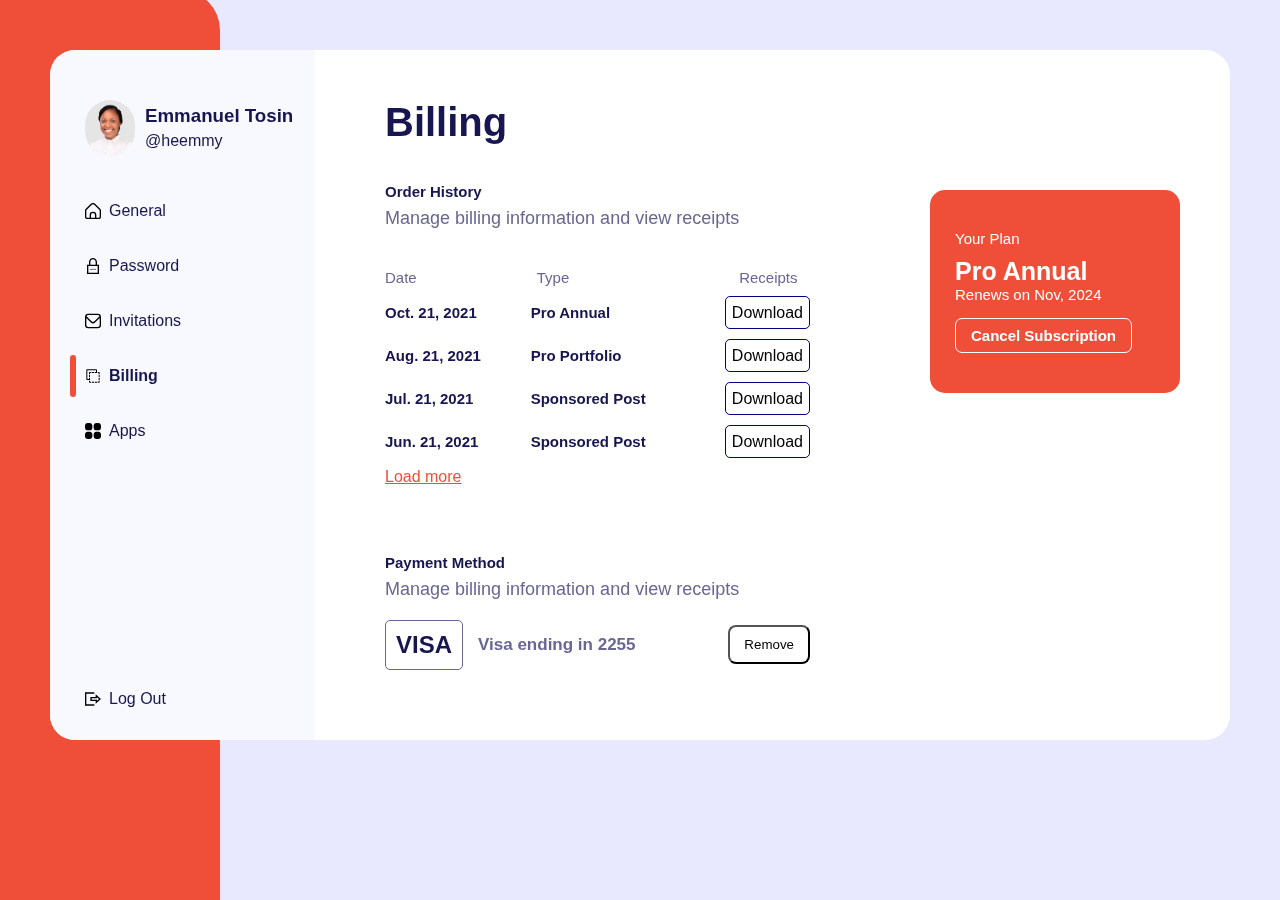
<file: index.html>
<!DOCTYPE html>
<html lang="en">
  <head>
    <meta charset="UTF-8" />
    <meta name="viewport" content="width=device-width, initial-scale=1.0" />
    <title>Billing</title>
    <link rel="shortcut icon" href="images/Ruth_Adeyemi.jpeg" type="image/x-icon">
    <link rel="stylesheet" href="style.css" />
  </head>
  <body>
    <div class="all">
      <div class="mainbackground"></div>
      <main class="mainpage">
        <div class="leftmain">
          <div class="profile">
            <div class="profilepic">
              <img src="images/Ruth_Adeyemi.jpeg" alt="" />
            </div>
            <div class="profilename">
              <h3>Emmanuel Tosin</h3>
              <p>@heemmy</p>
            </div>           
          </div>
          <div class="tabmenu">
            <div class="appl">
               <img src="images/home.svg" alt="">
               <p>General</p>
            </div>
             <div class="appl">
               <img src="images/iconmonstr-password-10.svg" alt="">
               <p>Password</p>
            </div>
             <div class="appl">
               <img src="images/envelope.svg" alt="">
               <p>Invitations</p>
            </div>
            <div class="act">              
               <div class="appl">
                <img src="images/iconmonstr-copy-clipboard-lined.svg" alt="">
                <p>Billing</p>
              </div>
              <span></span>
            </div>
            <div class="appl">
               <img src="images/apps.svg" alt="">
               <p>Apps</p>
            </div>
          </div>
          <div class="">
            <div class="appl">
              <img src="images/iconmonstr-log-out-8.svg" alt="">
              <p>Log Out</p>
            </div>
          </div>
        </div>

        
        <div class="orderhistory">
          <h1>Billing</h1>

          <div class="dd">
            <h3>Order History</h3>
            <p>Manage billing information and view receipts</p>
          </div>        
          <div class="all">
            <div class="gridtrans2">
             <div>Date</div>
              <div>Type</div>
              <div>Receipts</div>
            </div>
            <div class="gridtrans">
              <h3>Oct. 21, 2021</h3>
              <h3>Pro Annual</h3>
              <button class="downbut">Download</button>
            </div>
            <div class="gridtrans">
              <h3>Aug. 21, 2021</h3>
              <h3>Pro Portfolio</h3>
              <button class="downbut">Download</button>
            </div>
            <div class="gridtrans">
              <h3>Jul. 21, 2021</h3>
              <h3>Sponsored Post</h3>
              <button class="downbut">Download</button>
            </div>
            <div class="gridtrans">
              <h3>Jun. 21, 2021</h3>
              <h3>Sponsored Post</h3>
              <button class="downbut">Download</button>
            </div>
            
          </div>
          <div class="load">
            <a href="">Load more</a>
          </div>
          <div class="payment">
            <h3>Payment Method</h3>
            <p>Manage billing information and view receipts</p>
          </div>
          <div class="visa">
            <h2>VISA</h2>
            <p>Visa ending in 2255            
            </p>
            <button>Remove</button>
          </div>
        </div>  

        <div class="rightmain">
          <div class="plan">
            <p>Your Plan</p>
            <h3>Pro Annual</h3>
            <p>Renews on Nov, 2024</p>
            <button>Cancel Subscription</button>
        </div>
      </main>
    </div>
  </body>
</html>
</file>
<file: style.css>
body {
  background-color: #e8e9fe;
  margin: 0;
  font-family: robot, arial;
  color: #171650;
}

.mainbackground {
  background-color: #ef4f39;
  width: 250px;
  position: fixed;
  bottom: -40px;
  top: -10px;
  left: -30px;
  border-radius: 40px;
  z-index: -1;
}

.mainpage {
  background-color: white;
  margin: 50px;
  display: flex;
  flex-direction: row;
  gap: 70px;
  border-radius: 25px;
}

/*Plan by the right*/
.rightmain {
  margin-top: 140px;
  width: 300px;
  margin-left: 50px;
}

.plan {
  background-color: #ef4f39;
  border-radius: 15px;
  padding: 40px 25px;
  color: white;
  margin-right: 50px;
}

.plan h3 {
  font-weight: 700;
  font-size: 25px;
  margin: 10px 0 0 0;
}

.plan p {
  font-size: 15px;
  margin: 0px 0;
}

.plan button {
  font-weight: 700;
  padding: 8px 15px;
  font-size: 15px;
  border-radius: 7px;
  color: white;
  margin-top: 15px;
  border: 1px solid white;
  background-color: #ef4f39;
}

/*Order history*/
.orderhistory {
  margin: 50px 0;
  flex: 1;
}

.all {
  margin-top: 40px;
}

.gridtrans {
  margin: 10px 0;
  display: grid;
  grid-template-columns: 1.5fr 2fr 0.7fr;
}
.gridtrans2 {
  margin: 10px 0;
  display: grid;
  grid-template-columns: 1.5fr 2fr 0.7fr;
  font-size: 15px;
  color: #696693;
}

.gridtrans:hover {
  padding: 5px;
  box-shadow: 5px 5px 10px #e8e9fe;
  border-radius: 5px;
}

.orderhistory h1 {
  margin-top: 0;
  margin-bottom: 30px;
  font-weight: 700;
  font-size: 40px;
}

.orderhistory h3 {
  padding: 8px 0;
  margin: 0;
  font-size: 15px;
}

.payment h3,
.dd h3 {
  font-weight: 900;
}

.orderhistory p {
  color: #696693;
  font-size: 18px;
  margin: 0;
}

.downbut {
  font-size: 100%;
  font-weight: 500;
  background-color: white;
  border-radius: 5px;
  border: 0.5px solid navy;
  display: flex;
  justify-content: center;
  align-items: center;
  cursor: pointer;
  width: 100%;
}

.downbut:hover {
  background-color: rgb(196, 192, 192);
}
.load a {
  color: #ef4f39;
}

.load {
  margin: 10px 0 60px 0;
}

.visa {
  display: grid;
  grid-template-columns: 1fr 6fr 1fr;
  align-items: center;
  column-gap: 15px;
}

.visa h2 {
  border: 0.5px solid #696693;
  border-radius: 5px;
  text-align: center;
  padding: 10px;
}

.visa p {
  font-weight: 700;
  font-size: 17px;
}

.visa button {
  padding: 10px 14px;
  cursor: pointer;
  background-color: white;
  border-radius: 8px;
}

/*Profile by left*/
.leftmain {
  width: 230px;
  padding-left: 35px;
  padding-top: 50px;
  padding-bottom: 20px;
  background-color: #f8f9fe;
  border-top-left-radius: 25px;
  border-bottom-left-radius: 25px;
  display: flex;
  flex-direction: column;
  align-items: start;
}

.profilename p,
.profilename h3 {
  margin: 5px 0 0 0;
}

.tabmain p {
  margin: 0;
  padding: 0;
}
.profile {
  display: grid;
  grid-template-columns: 50px 1fr;
  column-gap: 10px;
  align-items: top;
  height: 90px;
}

.profile img {
  width: 100%;
  border-radius: 25px;
}

.tabmenu {
  padding-bottom: 100%;
  flex: 1;
  display: flex;
  flex-direction: column;
  gap: 5%;
}

.appl p {
  margin: 4px;
}

.appl {
  display: grid;
  grid-template-columns: 20px 1fr;
  padding: 8px 0;
  margin: 0;
  align-items: center;
}

.appl:hover {
  cursor: pointer;
}

.appl img {
  width: 80%;
}

/* .logout {
  height: 25px;
} */

.act {
  position: relative;
}

.act p {
  font-weight: 600;
}

.act span {
  height: 100%;
  width: 6%;
  background-color: #ef4f39;
  position: absolute;
  bottom: 0;
  top: 0;
  left: -15px;
  border-radius: 20px;
}
</file>
